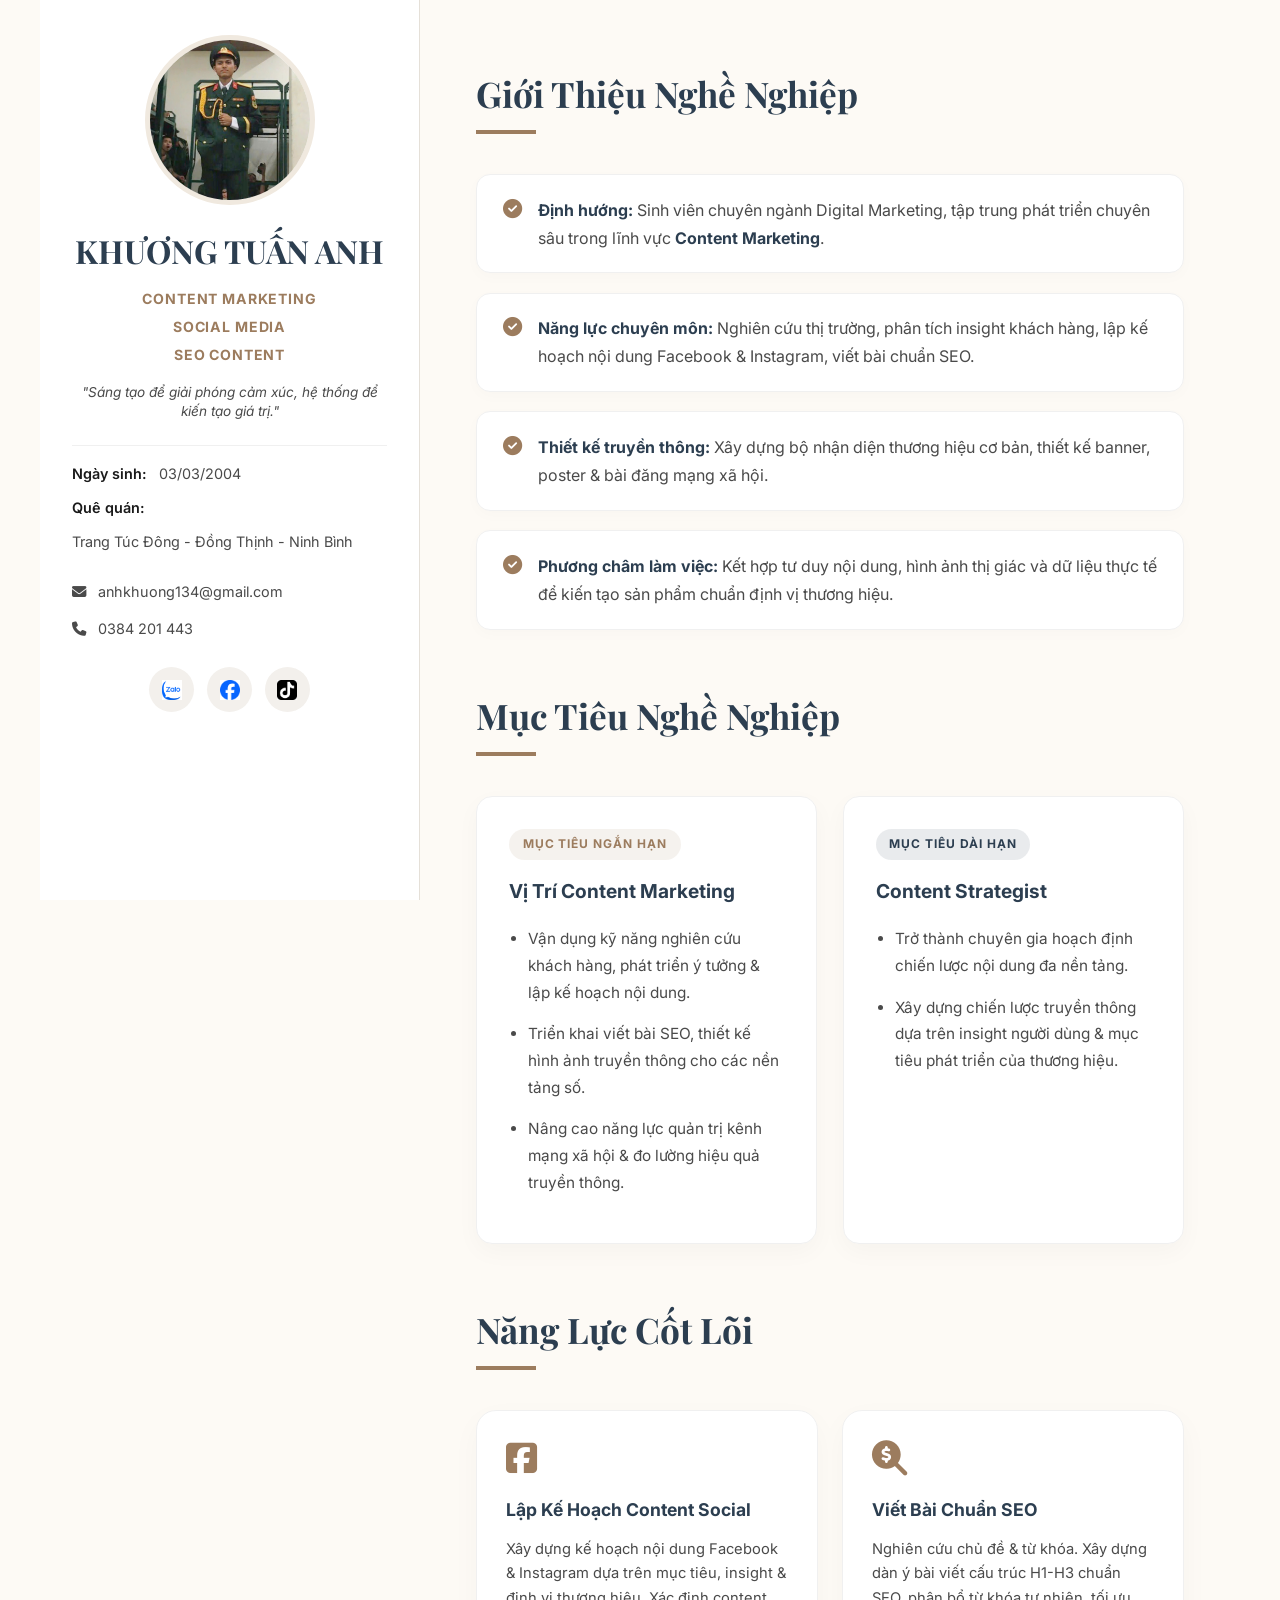
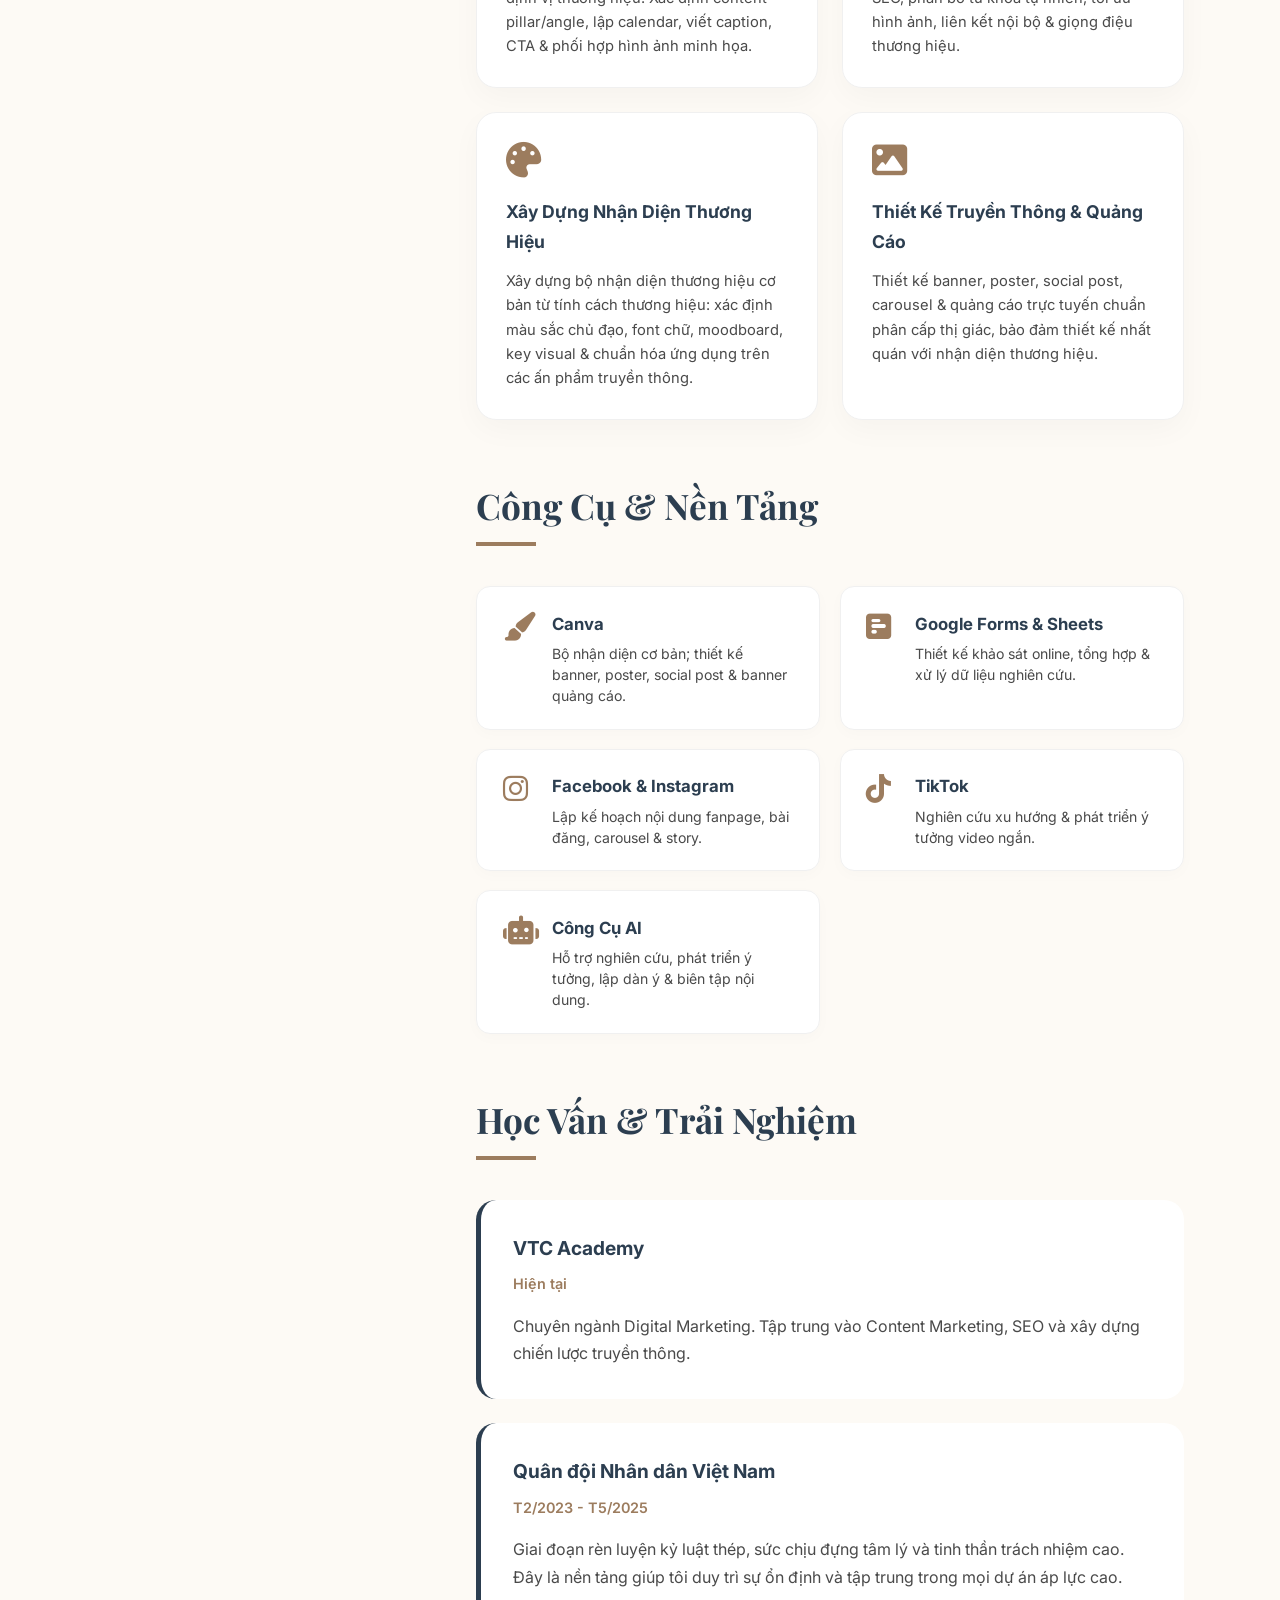
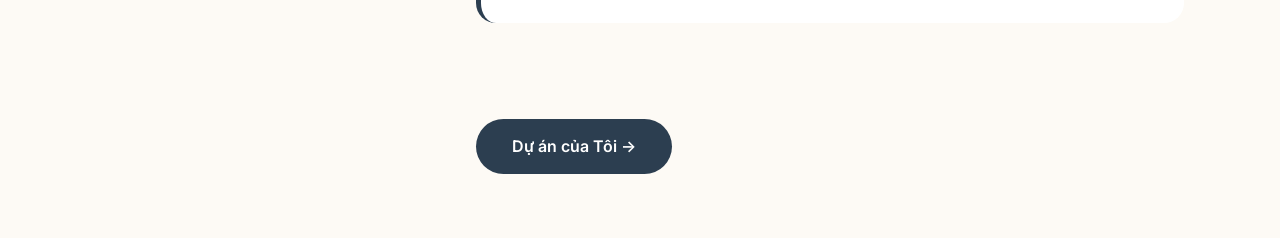
<file: CV/index.html>
<!DOCTYPE html>
<html lang="vi">

<head>
  <meta charset="UTF-8">
  <meta name="viewport" content="width=device-width, initial-scale=1.0">
  <title>PROFILE | KHƯƠNG TUẤN ANH</title>
  <link rel="stylesheet" href="common.css">
  <link rel="stylesheet" href="index.css">
  <link
    href="https://fonts.googleapis.com/css2?family=Inter:wght@300;400;500;600;700&family=Playfair+Display:wght@500;600;700&display=swap"
    rel="stylesheet">
  <link rel="stylesheet" href="https://cdnjs.cloudflare.com/ajax/libs/font-awesome/6.6.0/css/all.min.css">
</head>

<body>
  <div class="container">

    <!-- PHẦN CỘT BÊN TRÁI (SIDEBAR) -->
    <aside class="sidebar">
      <div class="profile">
        <img src="image/avatar.jpg" alt="Khương Tuấn Anh" class="avatar">
        <h1>KHƯƠNG TUẤN ANH</h1>
        <div class="title">
          <span>CONTENT MARKETING</span>
          <span>SOCIAL MEDIA</span>
          <span>SEO CONTENT</span>
        </div>
        <p class="tagline">"Sáng tạo để giải phóng cảm xúc, hệ thống để kiến tạo giá trị."</p>
      </div>

      <div class="personal-info">
        <p><strong>Ngày sinh:</strong> 03/03/2004</p>
        <p><strong>Quê quán:</strong></p>
        <p class="address-new">Trang Túc Đông - Đồng Thịnh - Ninh Bình</p>
      </div>

      <div class="contact-info">
        <a href="mailto:anhkhuong134@gmail.com"><i class="fas fa-envelope"></i> anhkhuong134@gmail.com</a>
        <a href="tel:0384201443"><i class="fas fa-phone"></i> 0384 201 443</a>
      </div>

      <div class="social-links">
        <a href="https://zalo.me/0384201443" target="_blank" rel="noopener noreferrer" title="Zalo"
          class="social-link zalo">
          <img src="image/zalo.jpg" alt="Zalo" class="social-icon">
        </a>
        <a href="https://www.facebook.com/AIOnlOe" target="_blank" rel="noopener noreferrer" title="Facebook"
          class="social-link facebook">
          <img src="image/facebook.jpg" alt="Facebook" class="social-icon">
        </a>
        <a href="https://www.tiktok.com/@anhkhuong134" target="_blank" rel="noopener noreferrer" title="TikTok"
          class="social-link tiktok">
          <img src="image/tiktok.jpg" alt="TikTok" class="social-icon">
        </a>
      </div>
    </aside>

    <!-- PHẦN NỘI DUNG CHÍNH BÊN PHẢI -->
    <main class="main-content">

      <!-- GIỚI THIỆU NGHỀ NGHIỆP -->
      <section class="about">
        <h2>Giới Thiệu Nghề Nghiệp</h2>
        <ul class="highlight-list">
          <li>
            <i class="fas fa-check-circle"></i>
            <span><strong>Định hướng:</strong> Sinh viên chuyên ngành Digital Marketing, tập trung phát triển chuyên sâu
              trong lĩnh vực <strong>Content Marketing</strong>.</span>
          </li>
          <li>
            <i class="fas fa-check-circle"></i>
            <span><strong>Năng lực chuyên môn:</strong> Nghiên cứu thị trường, phân tích insight khách hàng, lập kế
              hoạch nội dung Facebook & Instagram, viết bài chuẩn SEO.</span>
          </li>
          <li>
            <i class="fas fa-check-circle"></i>
            <span><strong>Thiết kế truyền thông:</strong> Xây dựng bộ nhận diện thương hiệu cơ bản, thiết kế banner,
              poster & bài đăng mạng xã hội.</span>
          </li>
          <li>
            <i class="fas fa-check-circle"></i>
            <span><strong>Phương châm làm việc:</strong> Kết hợp tư duy nội dung, hình ảnh thị giác và dữ liệu thực tế
              để kiến tạo sản phẩm chuẩn định vị thương hiệu.</span>
          </li>
        </ul>
      </section>

      <!-- MỤC TIÊU NGHỀ NGHIỆP -->
      <section class="objective">
        <h2>Mục Tiêu Nghề Nghiệp</h2>
        <div class="objective-grid">
          <div class="objective-card">
            <div class="card-tag">MỤC TIÊU NGẮN HẠN</div>
            <h4>Vị Trí Content Marketing</h4>
            <ul>
              <li>Vận dụng kỹ năng nghiên cứu khách hàng, phát triển ý tưởng & lập kế hoạch nội dung.</li>
              <li>Triển khai viết bài SEO, thiết kế hình ảnh truyền thông cho các nền tảng số.</li>
              <li>Nâng cao năng lực quản trị kênh mạng xã hội & đo lường hiệu quả truyền thông.</li>
            </ul>
          </div>
          <div class="objective-card highlight">
            <div class="card-tag">MỤC TIÊU DÀI HẠN</div>
            <h4>Content Strategist</h4>
            <ul>
              <li>Trở thành chuyên gia hoạch định chiến lược nội dung đa nền tảng.</li>
              <li>Xây dựng chiến lược truyền thông dựa trên insight người dùng & mục tiêu phát triển của thương hiệu.
              </li>
            </ul>
          </div>
        </div>
      </section>

      <!-- NĂNG LỰC CỐT LÕI -->
      <section class="skills">
        <h2>Năng Lực Cốt Lõi</h2>
        <div class="skills-grid">
          <div class="skill-item">
            <i class="fab fa-facebook-square"></i>
            <h4>Lập Kế Hoạch Content Social</h4>
            <p>Xây dựng kế hoạch nội dung Facebook & Instagram dựa trên mục tiêu, insight & định vị thương hiệu. Xác
              định content pillar/angle, lập calendar, viết caption, CTA & phối hợp hình ảnh minh họa.</p>
          </div>
          <div class="skill-item">
            <i class="fas fa-search-dollar"></i>
            <h4>Viết Bài Chuẩn SEO</h4>
            <p>Nghiên cứu chủ đề & từ khóa. Xây dựng dàn ý bài viết cấu trúc H1-H3 chuẩn SEO, phân bổ từ khóa tự nhiên,
              tối ưu hình ảnh, liên kết nội bộ & giọng điệu thương hiệu.</p>
          </div>
          <div class="skill-item">
            <i class="fas fa-palette"></i>
            <h4>Xây Dựng Nhận Diện Thương Hiệu</h4>
            <p>Xây dựng bộ nhận diện thương hiệu cơ bản từ tính cách thương hiệu: xác định màu sắc chủ đạo, font chữ,
              moodboard, key visual & chuẩn hóa ứng dụng trên các ấn phẩm truyền thông.</p>
          </div>
          <div class="skill-item">
            <i class="fas fa-image"></i>
            <h4>Thiết Kế Truyền Thông & Quảng Cáo</h4>
            <p>Thiết kế banner, poster, social post, carousel & quảng cáo trực tuyến chuẩn phân cấp thị giác, bảo đảm
              thiết kế nhất quán với nhận diện thương hiệu.</p>
          </div>
        </div>
      </section>

      <!-- CÔNG CỤ VÀ NỀN TẢNG -->
      <section class="tools-section">
        <h2>Công Cụ & Nền Tảng</h2>
        <div class="tools-grid">
          <div class="tool-card">
            <i class="fas fa-paint-brush"></i>
            <div>
              <strong>Canva</strong>
              <p>Bộ nhận diện cơ bản; thiết kế banner, poster, social post & banner quảng cáo.</p>
            </div>
          </div>
          <div class="tool-card">
            <i class="fas fa-poll-h"></i>
            <div>
              <strong>Google Forms & Sheets</strong>
              <p>Thiết kế khảo sát online, tổng hợp & xử lý dữ liệu nghiên cứu.</p>
            </div>
          </div>
          <div class="tool-card">
            <i class="fab fa-instagram"></i>
            <div>
              <strong>Facebook & Instagram</strong>
              <p>Lập kế hoạch nội dung fanpage, bài đăng, carousel & story.</p>
            </div>
          </div>
          <div class="tool-card">
            <i class="fab fa-tiktok"></i>
            <div>
              <strong>TikTok</strong>
              <p>Nghiên cứu xu hướng & phát triển ý tưởng video ngắn.</p>
            </div>
          </div>
          <div class="tool-card">
            <i class="fas fa-robot"></i>
            <div>
              <strong>Công Cụ AI</strong>
              <p>Hỗ trợ nghiên cứu, phát triển ý tưởng, lập dàn ý & biên tập nội dung.</p>
            </div>
          </div>
        </div>
      </section>

      <!-- HỌC VẤN & TRẢI NGHIỆM -->
      <section class="experience">
        <h2>Học Vấn & Trải Nghiệm</h2>
        <div class="item">
          <h3>VTC Academy</h3>
          <span>Hiện tại</span>
          <p>Chuyên ngành Digital Marketing. Tập trung vào Content Marketing, SEO và xây dựng chiến lược truyền thông.
          </p>
        </div>
        <div class="item">
          <h3>Quân đội Nhân dân Việt Nam</h3>
          <span>T2/2023 - T5/2025</span>
          <p>Giai đoạn rèn luyện kỷ luật thép, sức chịu đựng tâm lý và tinh thần trách nhiệm cao. Đây là nền tảng giúp
            tôi duy trì sự ổn định và tập trung trong mọi dự án áp lực cao.</p>
        </div>
      </section>

      <a href="projects.html" class="btn-primary">Dự án của Tôi →</a>
    </main>
  </div>

  <script src="script.js"></script>
</body>

</html>
</file>
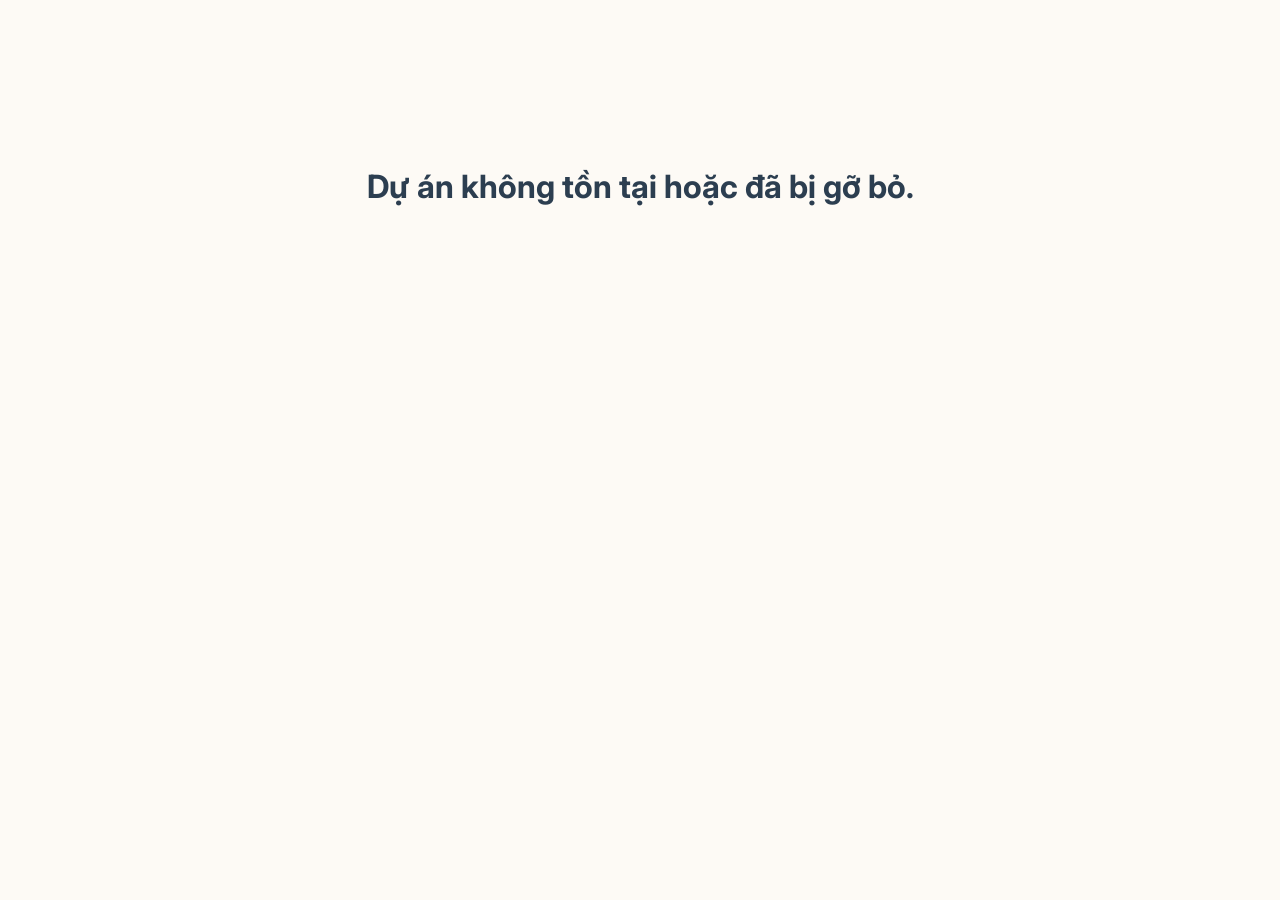
<file: CV/project-detail.html>
<!-- 
  FILE: project-detail.html
  ĐÂY LÀ GÌ? : Trang chi tiết dự án — hiển thị tổng quan, kết quả nghiên cứu, kỹ năng thành thạo và liên kết đến báo cáo Google Docs đầy đủ.
-->

<!DOCTYPE html>
<html lang="vi">
<head>
  <meta charset="UTF-8">
  <meta name="viewport" content="width=device-width, initial-scale=1.0">
  <title>Chi Tiết Dự Án | KHƯƠNG TUẤN ANH</title>
  <link rel="stylesheet" href="common.css">
  <link rel="stylesheet" href="project-detail.css">
  <link href="https://fonts.googleapis.com/css2?family=Inter:wght@300;400;500;600;700&family=Playfair+Display:wght@500;600;700&display=swap" rel="stylesheet">
  <style>
    /* ========== FINDINGS SECTION STYLING ========== */
    .findings-list {
      display: flex;
      flex-direction: column;
      gap: 1.2rem;
      margin-top: 1.5rem;
    }

    .finding-card {
      display: flex;
      align-items: flex-start;
      gap: 1.2rem;
      padding: 1.2rem 1.5rem;
      background: #faf8f5;
      border-left: 4px solid var(--accent);
      border-radius: 0 12px 12px 0;
      transition: transform 0.2s ease, box-shadow 0.2s ease;
    }

    .finding-card:hover {
      transform: translateX(6px);
      box-shadow: 0 6px 20px rgba(0, 0, 0, 0.05);
    }

    .finding-badge {
      font-size: 0.85rem;
      font-weight: 700;
      color: white;
      background: var(--accent);
      padding: 4px 10px;
      border-radius: 20px;
      flex-shrink: 0;
      margin-top: 2px;
    }

    .finding-text {
      font-size: 1rem;
      line-height: 1.7;
      color: var(--text-light);
      margin: 0;
    }

    /* ========== SKILLS SECTION STYLING ========== */
    .skills-grid {
      display: grid;
      grid-template-columns: repeat(auto-fit, minmax(300px, 1fr));
      gap: 1.2rem;
      margin-top: 1.5rem;
    }

    .skill-card {
      display: flex;
      align-items: flex-start;
      gap: 1rem;
      padding: 1.4rem;
      background: #ffffff;
      border: 1px solid #eee8df;
      border-radius: 14px;
      box-shadow: 0 4px 15px rgba(0, 0, 0, 0.03);
      transition: transform 0.2s ease, box-shadow 0.2s ease;
    }

    .skill-card:hover {
      transform: translateY(-4px);
      box-shadow: 0 10px 25px rgba(0, 0, 0, 0.08);
      border-color: var(--accent-light);
    }

    .skill-icon {
      font-size: 1.8rem;
      line-height: 1;
      background: #faf6f0;
      padding: 10px;
      border-radius: 12px;
      flex-shrink: 0;
    }

    .skill-info h4 {
      margin: 0 0 0.4rem 0;
      font-size: 1.05rem;
      font-weight: 700;
      color: var(--text);
    }

    .skill-info p {
      margin: 0;
      font-size: 0.9rem;
      line-height: 1.6;
      color: var(--text-light);
    }

    /* ========== GOOGLE DOCS BUTTON ========== */
    .doc-btn {
      display: inline-flex;
      align-items: center;
      gap: 0.7rem;
      padding: 0.9rem 2rem;
      background: linear-gradient(135deg, #2c3e50 0%, #3d5166 100%);
      color: #ffffff;
      border-radius: 50px;
      font-size: 1rem;
      font-weight: 600;
      text-decoration: none;
      letter-spacing: 0.02em;
      transition: transform 0.2s ease, box-shadow 0.2s ease, background 0.2s ease;
      box-shadow: 0 6px 20px rgba(44, 62, 80, 0.25);
    }

    .doc-btn:hover {
      transform: translateY(-3px);
      box-shadow: 0 10px 30px rgba(44, 62, 80, 0.35);
      background: linear-gradient(135deg, #3d5166 0%, #2c3e50 100%);
    }

    .doc-btn svg {
      width: 20px;
      height: 20px;
      fill: currentColor;
    }

    .detail-cta {
      display: flex;
      flex-wrap: wrap;
      gap: 1.2rem;
      align-items: center;
      justify-content: center;
      margin-top: 3.5rem;
      padding-top: 2rem;
      border-top: 2px solid #f0e9df;
    }
  </style>
</head>
<body>
  <nav class="navbar">
    <a href="index.html" class="logo">KHƯƠNG TUẤN ANH</a>
    <a href="projects.html" class="back-btn">Quay Lại</a>
  </nav>

  <div class="detail-container">
    <div class="detail-content">

      <!-- PHẦN ĐẦU TRANG CHI TIẾT -->
      <div class="detail-header">
        <span class="detail-type" id="projectType">Loại dự án</span>
        <h1 id="projectTitle">Tên Dự Án</h1>
        <p id="projectDescription">Mô tả dự án</p>
      </div>



      <!-- 1. MỤC TIÊU DỰ ÁN -->
      <section class="detail-section">
        <h2>Mục Tiêu Dự Án</h2>
        <ul class="objectives-list" id="objectivesList"></ul>
      </section>

      <!-- 2. QUY TRÌNH THỰC HIỆN -->
      <section class="detail-section">
        <h2>Quy Trình Thực Hiện</h2>
        <div class="process-timeline" id="processList"></div>
      </section>

      <!-- 3. KẾT QUẢ NGHIÊN CỨU THỰC TẾ / ĐIỂM NỔI BẬT -->
      <section class="detail-section" id="findingsSection" style="display:none;">
        <h2 id="findingsTitle">Kết Quả Nghiên Cứu Nổi Bật</h2>
        <div class="findings-list" id="findingsList"></div>
      </section>

      <!-- 4. KỸ NĂNG & NĂNG LỰC THÀNH THẠO -->
      <section class="detail-section" id="skillsSection" style="display:none;">
        <h2>Kỹ Năng Thành Thạo Từ Dự Án</h2>
        <div class="skills-grid" id="skillsList"></div>
      </section>

      <!-- 5. CÔNG CỤ & CÔNG NGHỆ -->
      <section class="detail-section">
        <h2>Công Cụ & Công Nghệ</h2>
        <div class="tools-list" id="toolsList"></div>
      </section>



      <!-- 6. NÚT ĐIỀU HƯỚNG VÀ XEM BÁO CÁO FULL -->
      <div class="detail-cta">
        <a href="projects.html" class="btn-secondary">← Quay Lại Danh Sách</a>
        <a id="docLink" href="#" target="_blank" rel="noopener noreferrer" class="doc-btn">
          <svg viewBox="0 0 24 24" xmlns="http://www.w3.org/2000/svg">
            <path d="M14 2H6c-1.1 0-1.99.9-1.99 2L4 20c0 1.1.89 2 1.99 2H18c1.1 0 2-.9 2-2V8l-6-6zm2 16H8v-2h8v2zm0-4H8v-2h8v2zm-3-5V3.5L18.5 9H13z"/>
          </svg>
          Xem Chi Tiết Báo Cáo (Google Docs)
        </a>
      </div>

    </div>
  </div>

  <script src="script.js"></script>
  <script>
    document.addEventListener('DOMContentLoaded', function() {
      const projectId = getProjectFromURL();
      const project = projectsData[projectId];

      if (project) {
        // Điền thông tin cơ bản
        document.getElementById('projectType').textContent = project.type;
        document.getElementById('projectTitle').textContent = project.title;
        document.getElementById('projectDescription').textContent = project.description;
        document.title = `${project.title} - KHƯƠNG TUẤN ANH`;

        // 1. Render Kết Quả Nghiên Cứu / Điểm Nổi Bật
        if (project.findings && project.findings.length > 0) {
          const findingsSection = document.getElementById('findingsSection');
          const findingsTitle = document.getElementById('findingsTitle');
          const findingsList = document.getElementById('findingsList');
          findingsSection.style.display = 'block';
          if (project.findingsTitle) {
            findingsTitle.textContent = project.findingsTitle;
          }
          findingsList.innerHTML = project.findings.map((finding, index) => `
            <div class="finding-card">
              <span class="finding-badge">Key ${index + 1}</span>
              <p class="finding-text">${finding}</p>
            </div>
          `).join('');
        }

        // 2. Render Kỹ Năng Thành Thạo
        if (project.skills && project.skills.length > 0) {
          const skillsSection = document.getElementById('skillsSection');
          const skillsList = document.getElementById('skillsList');
          skillsSection.style.display = 'block';
          skillsList.innerHTML = project.skills.map(skill => `
            <div class="skill-card">
              <div class="skill-icon">${skill.icon}</div>
              <div class="skill-info">
                <h4>${skill.name}</h4>
                <p>${skill.desc}</p>
              </div>
            </div>
          `).join('');
        }

        // 3. Render Mục Tiêu
        const objectivesList = document.getElementById('objectivesList');
        objectivesList.innerHTML = project.objectives.map(obj => `<li>${obj}</li>`).join('');

        // 4. Render Quy Trình
        const processList = document.getElementById('processList');
        processList.innerHTML = project.process.map((step, index) => `
          <div class="timeline-item">
            <div class="timeline-dot"></div>
            <div class="timeline-content">
              <h4>Bước ${index + 1}</h4>
              <p>${step}</p>
            </div>
          </div>
        `).join('');

        // 5. Render Công Cụ
        const toolsList = document.getElementById('toolsList');
        toolsList.innerHTML = project.tools.map(tool => `<span class="tool-tag">${tool}</span>`).join('');

        // 6. Gán link tài liệu / ấn phẩm vào nút ở cuối trang
        const docLink = document.getElementById('docLink');
        if (project.googleDocUrl) {
          docLink.href = project.googleDocUrl.startsWith('http') ? project.googleDocUrl : encodeURI(project.googleDocUrl);
          if (project.buttonText) {
            docLink.innerHTML = `
              <svg viewBox="0 0 24 24" xmlns="http://www.w3.org/2000/svg" style="width:20px;height:20px;fill:currentColor;margin-right:8px;">
                <path d="M14 2H6c-1.1 0-1.99.9-1.99 2L4 20c0 1.1.89 2 1.99 2H18c1.1 0 2-.9 2-2V8l-6-6zm2 16H8v-2h8v2zm0-4H8v-2h8v2zm-3-5V3.5L18.5 9H13z"/>
              </svg>
              ${project.buttonText}
            `;
          }
        }
      } else {
        document.body.innerHTML = '<h1 style="text-align:center; padding: 10rem; color: #2c3e50;">Dự án không tồn tại hoặc đã bị gỡ bỏ.</h1>';
      }
    });
  </script>
</body>
</html>
</file>
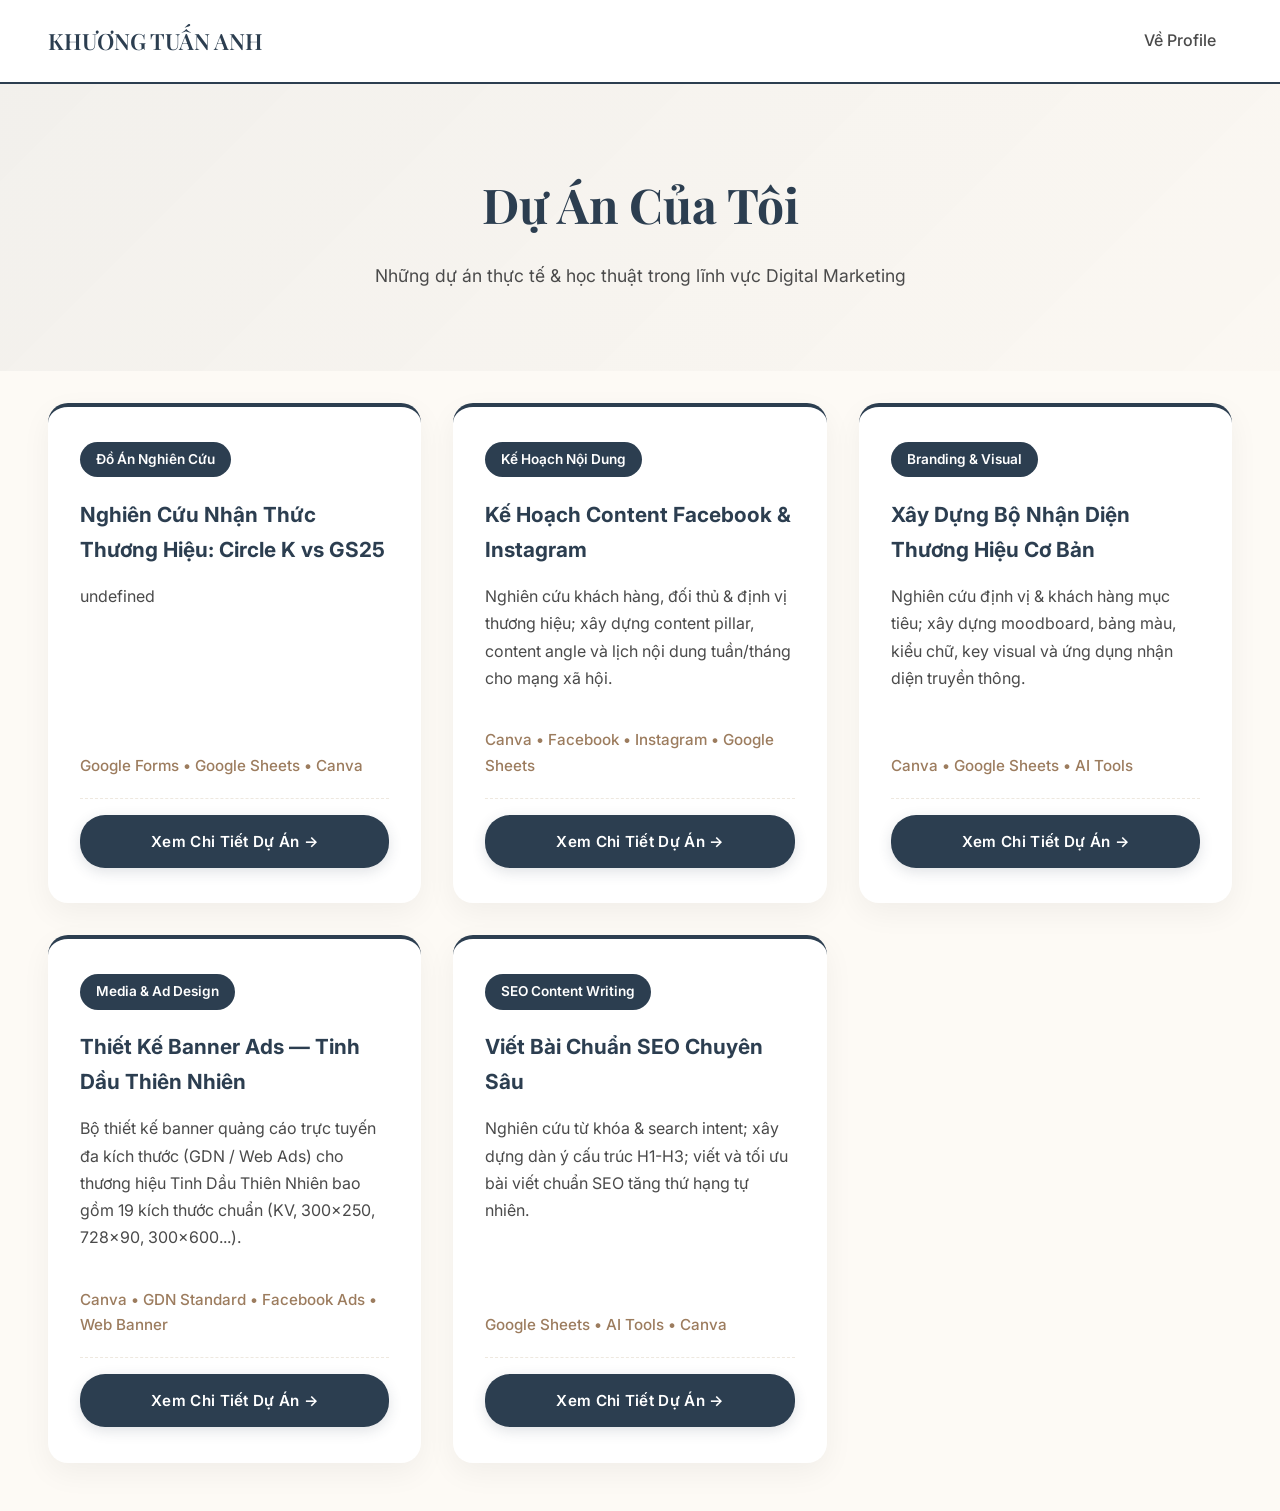
<file: CV/projects.html>
<!-- 
  FILE: projects.html
  ĐÂY LÀ GÌ? : Đây là file "Danh sách dự án".
  DÙNG LÀM GÌ? : Nó tạo ra một không gian để hiển thị tất cả những công việc, chiến dịch mà Khương Tuấn Anh đã từng thực hiện.
  TÁC DỤNG VỚI DỰ ÁN: Trang này đóng vai trò như một phòng trưng bày (Portfolio), giúp khách hàng hoặc nhà tuyển dụng thấy được năng lực thực tế của bạn thông qua các dự án cụ thể.
-->

<!DOCTYPE html> <!-- Khai báo kiểu tài liệu HTML5 hiện đại -->
<html lang="vi"> <!-- Thiết lập ngôn ngữ trang là tiếng Việt -->
<head>
  <meta charset="UTF-8"> <!-- Mã hóa ký tự để hiện đúng tiếng Việt có dấu -->
  <meta name="viewport" content="width=device-width, initial-scale=1.0"> <!-- Giúp trang web tự co giãn đẹp trên di động -->
  <title>Dự Án | KHƯƠNG TUẤN ANH</title> <!-- Tên hiện trên tab trình duyệt -->
  <link rel="stylesheet" href="common.css"> <!-- Tải các phong cách chung (nút bấm, màu sắc) -->
  <link rel="stylesheet" href="projects.css"> <!-- Tải phong cách riêng để trang trí danh sách dự án -->
  <link href="https://fonts.googleapis.com/css2?family=Inter:wght@300;400;500;600;700&family=Playfair+Display:wght@500;600&display=swap" rel="stylesheet"> <!-- Tải font chữ đẹp -->
</head>
<body>
  <nav class="navbar"> <!-- Thanh điều hướng nằm ở đầu trang -->
    <a href="index.html" class="logo">KHƯƠNG TUẤN ANH</a> <!-- Chữ tên bạn, bấm vào sẽ quay về trang Profile -->
    <a href="index.html" class="back-btn">Về Profile</a> <!-- Nút bấm nhỏ để quay về trang chủ -->
  </nav>

  <section class="projects-hero"> <!-- Phần giới thiệu mở đầu của trang dự án -->
    <h1>Dự Án Của Tôi</h1> <!-- Tiêu đề lớn nhất của trang -->
    <p>Những dự án thực tế & học thuật trong lĩnh vực Digital Marketing</p> <!-- Dòng mô tả ngắn gọn -->
  </section>

  <div class="projects-container"> <!-- Một cái 'kho' chứa toàn bộ các thẻ dự án -->
    <div class="projects-grid" id="projectsGrid"> <!-- Một cái 'lưới' giúp chia các dự án thành các cột đều nhau -->
      <!-- Chỗ này để trống vì JavaScript (file script.js) sẽ tự động đổ dữ liệu vào đây -->
    </div>
  </div>

  <script src="script.js"></script> <!-- Kết nối với 'bộ não' JavaScript để lấy dữ liệu dự án -->
  <script>
    // ĐOẠN CODE NÀY GIÚP TỰ ĐỘNG TẠO RA CÁC THẺ DỰ ÁN MÀ BẠN KHÔNG CẦN VIẾT Từng CÁI MỘT
    document.addEventListener('DOMContentLoaded', () => {
      const projectsGrid = document.getElementById('projectsGrid'); // Tìm cái 'lưới' ở trên để chuẩn bị bỏ đồ vào
      
      // Lấy danh sách dự án từ túi dự liệu (projectsData) trong file script.js
      Object.keys(projectsData).forEach(id => {
        const project = projectsData[id]; // Lấy thông tin của 1 dự án
        const card = document.createElement('div'); // Tạo ra một cái 'thẻ' (hộp) mới
        card.className = 'project-card'; // Đặt tên cho thẻ này là project-card để CSS trang trí
        card.onclick = () => goToProject(id); // Khi bấm vào thẻ này, trang web sẽ chuyển sang trang chi tiết
        
        // Vẽ nội dung bên trong cái thẻ đó
        card.innerHTML = `
          <span class="project-type">${project.type}</span> <!-- Hiện loại dự án (Học thuật hay Cá nhân) -->
          <h3>${project.title}</h3> <!-- Hiện tên dự án -->
          <p>${project.description}</p> <!-- Hiện mô tả dự án -->
          <div class="tools">
            <i class="fas fa-tools"></i> ${project.tools.join(' • ')} <!-- Hiện các công cụ đã dùng -->
          </div>
          <div class="card-btn-container">
            <span class="card-btn">Xem Chi Tiết Dự Án &rarr;</span> <!-- Nút bấm xem chi tiết -->
          </div>
        `;
        
        projectsGrid.appendChild(card); // Bỏ cái thẻ vừa làm xong vào trong 'lưới' hiển thị
      });
    });
  </script>
</body>
</html>
</file>
<file: CV/common.css>
/* 
  FILE: common.css
  ĐÂY LÀ GÌ? : Đây là file "Phong cách chung" hay "Đồng phục" của toàn bộ trang web.
  DÙNG LÀM GÌ? : Nó chứa các quy định về màu sắc, kiểu chữ và hình dáng của các nút bấm mà trang nào cũng dùng tới.
  TÁC DỤNG VỚI DỰ ÁN: Giúp tất cả các trang trong dự án (Trang chủ, Trang dự án, Trang chi tiết) có sự đồng bộ, chuyên nghiệp và đẹp mắt giống nhau mà không cần viết đi viết lại nhiều lần.
*/

:root {
  /* Đây là bảng màu và các cài đặt cốt lõi của web */
  --bg: #fdfaf5;           /* Màu nền chính nhẹ nhàng, tạo cảm giác thư giãn như màu giấy cũ */
  --surface: #ffffff;      /* Màu nền của các khối card và sidebar (trắng tinh khiết) */
  --text: #1a1a1a;         /* Màu chữ chính, màu đen sâu để đọc chữ rõ ràng nhất */
  --text-light: #4a4a4a;   /* Màu chữ phụ, xám đậm cho các đoạn mô tả ít quan trọng hơn */
  --accent: #2c3e50;       /* Màu xanh đen sâu (đại diện cho mệnh Tuyền Trung Thủy của bạn) */
  --accent-light: #9c7c5e; /* Màu be đồng, tạo điểm nhấn sang trọng và cổ điển cho các nút bấm */
  --radius: 20px;          /* Độ bo tròn góc cho các hộp và thẻ trên web */
  --transition: all 0.4s cubic-bezier(0.4, 0, 0.2, 1); /* Hiệu ứng chuyển động mượt mà khi bạn đưa chuột vào các thành phần */
}

/* Đây là quy định về hiệu ứng "Hiện hình từ từ" khi trang web vừa mở ra */
@keyframes fadeIn {
  from { opacity: 0; transform: translateY(20px); } /* Lúc đầu: mờ tịt và nằm thấp hơn vị trí chuẩn 20px */
  to { opacity: 1; transform: translateY(0); }     /* Lúc sau: hiện rõ 100% và về đúng vị trí chuẩn */
}

* {
  margin: 0;               /* Bỏ các khoảng cách lề mặc định của trình duyệt để web gọn gàng hơn */
  padding: 0;              /* Bỏ các khoảng đệm mặc định của trình duyệt */
  box-sizing: border-box;  /* Giúp tính toán kích thước các hộp chính xác hơn, không bị lòi ra ngoài */
}

body {
  font-family: 'Inter', system-ui, sans-serif; /* Chọn kiểu chữ hiện đại và dễ nhìn nhất cho người dùng */
  background: var(--bg);   /* Tô màu nền cho toàn bộ trang web */
  color: var(--text);      /* Tô màu cho toàn bộ chữ trên trang web */
  line-height: 1.7;        /* Tạo khoảng cách giữa các dòng chữ để người đọc không bị mỏi mắt */
  overflow-x: hidden;      /* Ngăn chặn trang web bị tràn sang hai bên, không xuất hiện thanh cuộn ngang */
}

section {
  /* Mọi vùng nội dung trên web sẽ tự động áp dụng hiệu ứng hiện hình mượt mà khi load */
  animation: fadeIn 1s ease-out forwards; 
}

/* ================== QUY ĐỊNH VỀ CÁC NÚT BẤM (BUTTONS) ================== */

.btn-primary {
  /* Đây là kiểu dáng cho nút bấm chính (nút to nhất) */
  display: inline-block;    /* Giúp nút nằm gọn trên một dòng */
  margin-top: 2rem;         /* Tạo khoảng cách phía trên nút */
  padding: 14px 36px;       /* Tạo độ dày cho nút (trên-dưới 14px, trái-phải 36px) */
  background: var(--accent);/* Tô màu nền xanh đen cho nút */
  color: white;             /* Màu chữ trong nút là màu trắng */
  border-radius: 50px;      /* Bo tròn hoàn toàn hai đầu nút như hình viên thuốc */
  text-decoration: none;    /* Bỏ gạch chân dưới chữ trong nút */
  font-weight: 600;         /* Làm chữ trong nút đậm lên */
  transition: var(--transition); /* Cho phép hiệu ứng biến đổi mượt mà khi hover */
}

.btn-primary:hover {
  /* Khi bạn đưa chuột vào nút bấm chính */
  transform: translateY(-4px); /* Nút sẽ nhích lên trên một chút giống như đang nổi lên */
  box-shadow: 0 15px 30px rgba(156, 124, 94, 0.25); /* Tạo một cái bóng mờ ảo phía dưới nút */
}

.btn-secondary {
  /* Đây là kiểu dáng cho nút bấm phụ (nút có viền, nền trong suốt) */
  display: inline-block;
  padding: 14px 36px;
  background: transparent;   /* Nền trong suốt, nhìn xuyên thấu qua được */
  color: var(--accent);     /* Chữ màu xanh đen */
  border: 2px solid var(--accent); /* Vẽ một cái viền xung quanh nút */
  border-radius: 50px;      /* Bo tròn hai đầu nút */
  text-decoration: none;    /* Bỏ gạch chân */
  font-weight: 600;
  transition: var(--transition);
}

.btn-secondary:hover {
  /* Khi đưa chuột vào nút phụ */
  background: var(--accent); /* Nền nút sẽ lập tức đổi sang màu xanh đen */
  color: white;              /* Chữ trong nút đổi sang màu trắng */
  transform: translateY(-2px); /* Nút nhích lên nhẹ */
}

/* ================== THANH ĐIỀU HƯỚNG (NAVBAR) ================== */

.navbar {
  /* Đây là thanh nằm ở trên cùng của trang Dự án và Chi tiết */
  position: sticky;           /* Thanh này sẽ luôn "dính" ở trên cùng khi bạn cuộn trang xuống */
  top: 0;                     /* Vị trí dính là sát mép trên */
  background: white;          /* Nền trắng sạch sẽ */
  padding: 1.2rem 3rem;       /* Tạo độ dày cho thanh nav */
  display: flex;              /* Dùng flexbox để chia không gian: logo 1 bên, nút 1 bên */
  justify-content: space-between; /* Đẩy 2 thành phần về 2 đầu thanh */
  align-items: center;        /* Căn cho logo và nút nằm thẳng hàng nhau theo chiều dọc */
  border-bottom: 2px solid var(--accent); /* Một đường kẻ mỏng dưới cùng thanh nav để làm điểm nhấn */
  z-index: 100;               /* Đảm bảo thanh này luôn nằm trên cùng, không bị nội dung khác đè lên */
}

.logo {
  /* Kiểu dáng cho chữ tên của bạn nằm ở góc trái thanh điều hướng */
  font-family: 'Playfair Display', serif; /* Font chữ tiêu đề cổ điển */
  font-size: 1.4rem;          /* Kích thước chữ vừa phải */
  text-decoration: none;      /* Bỏ gạch chân */
  color: var(--accent);       /* Màu chữ xanh đen */
  font-weight: 600;           /* Chữ đậm */
}

.back-btn {
  /* Kiểu dáng cho nút "Quay lại" trên thanh điều hướng */
  color: var(--text-light);   /* Màu chữ xám */
  text-decoration: none;      /* Bỏ gạch chân */
  font-weight: 500;           /* Chữ đậm vừa */
  padding: 8px 16px;          /* Tạo độ dày cho nút */
  border-radius: 8px;         /* Bo góc nhẹ cho nút */
  transition: var(--transition); /* Hiệu ứng mượt */
}

.back-btn:hover {
  background: #f0e9df;        /* Khi đưa chuột vào, nút hiện nền màu be nhạt */
  color: var(--accent);       /* Chữ đổi sang màu xanh đen */
}
</file>
<file: CV/index.css>
/* 
  FILE: index.css
  ĐÂY LÀ GÌ? : Đây là file "Trang điểm" hay "Thiết kế nội thất" dành riêng cho Trang chủ (Trang Profile).
  DÙNG LÀM GÌ? : Nó quy định cách sắp xếp các cột, kích thước ảnh đại diện, màu sắc chữ và các hiệu ứng lung linh cho riêng trang chủ của bạn.
  TÁC DỤNG VỚI DỰ ÁN: Làm cho trang giới thiệu bản thân của Khương Tuấn Anh trở nên sang trọng, dễ nhìn và có bố cục chuyên nghiệp trên cả máy tính lẫn điện thoại.
*/

/* ================== PHẦN BỐ CỤC CHÍNH (LAYOUT) ================== */
.container {
  max-width: 1200px;           /* Giới hạn độ rộng tối đa để web không bị dàn quá ngang trên màn hình lớn */
  margin: 0 auto;              /* Căn toàn bộ nội dung web vào chính giữa màn hình */
  display: grid;               /* Kích hoạt chế độ 'Lưới' để dễ dàng chia cột */
  grid-template-columns: 380px 1fr; /* Chia web thành 2 cột: Cột trái (Sidebar) rộng 380px, cột phải chiếm phần còn lại */
  min-height: 100vh;           /* Đảm bảo chiều cao web luôn phủ kín ít nhất một màn hình máy tính */
}

/* ================== CỘT BÊN TRÁI (SIDEBAR) ================== */
.sidebar {
  background: white;           /* Màu nền của cột trái là màu trắng */
  padding: 2.2rem 2rem;        /* Khoảng trống bên trong cột gọn gàng */
  border-right: 1px solid #e5e0d8; /* Đường kẻ mỏng bên phải */
  position: sticky;            /* Cột dính chặt ở trên cùng */
  top: 0;
  height: 100vh;               /* Chiều cao phủ kín màn hình */
  overflow-y: auto;            /* Cho phép cuộn khi màn hình cực nhỏ */
  scrollbar-width: none;       /* Ẩn thanh cuộn trên Firefox */
  -ms-overflow-style: none;    /* Ẩn thanh cuộn trên IE/Edge */
}

.sidebar::-webkit-scrollbar {
  display: none;               /* Ẩn thanh cuộn trên Chrome/Safari/Edge */
}

.avatar {
  width: 170px;                /* Độ rộng ảnh đại diện gọn gàng */
  height: 170px;               /* Chiều cao ảnh đại diện */
  border-radius: 50%;          /* Cắt ảnh thành hình tròn hoàn hảo */
  object-fit: cover;           /* Đảm bảo ảnh rõ nét */
  border: 5px solid #f0e9df;   /* Vòng viền màu be */
  margin: 0 auto 1.2rem;       /* Đẩy ảnh vào giữa cột */
  display: block;
}

.profile {
  text-align: center;          /* Căn toàn bộ chữ (tên, chức danh) vào giữa cột */
}

.profile h1 {
  font-family: 'Playfair Display', serif; /* Sử dụng font chữ sang trọng cho tên của bạn */
  font-size: 2rem;             /* Kích thước chữ tên khá lớn để làm nổi bật */
  margin-bottom: 0.5rem;       /* Khoảng trống nhỏ bên dưới tên */
  color: var(--accent);        /* Màu chữ lấy từ biến 'accent' (màu xanh đen) */
}

.title {
  display: flex;
  flex-direction: column;
  align-items: center;
  gap: 0.25rem;
  color: var(--accent-light);
  font-weight: 700;
  font-size: 0.88rem;
  letter-spacing: 0.06em;
  margin-bottom: 1rem;
}

.tagline {
  font-style: italic;          /* In nghiêng câu slogan cá nhân */
  font-size: 0.85rem;          /* Kích thước chữ hơi nhỏ để tinh tế hơn */
  color: var(--text-light);    /* Màu chữ xám nhẹ */
  line-height: 1.4;            /* Khoảng cách giữa các dòng trong câu slogan */
  margin-bottom: 1.5rem;       /* Khoảng trống bên dưới câu slogan */
}

.personal-info {
  margin: 1.2rem 0;            /* Khoảng trống vừa phải */
  text-align: left;
  border-top: 1px solid #f0f0f0;
  padding-top: 1rem;
}

.personal-info p {
  margin-bottom: 0.6rem;
  color: var(--text-light);
  font-size: 0.9rem;
}

.personal-info p strong {
  color: var(--text);
  font-weight: 600;
  margin-right: 8px;
}

.contact-info {
  margin: 1.2rem 0;
}

.contact-info a {
  display: flex;
  align-items: center;
  gap: 12px;
  padding: 0.4rem 0;
  color: var(--text-light);
  text-decoration: none;
  font-size: 0.9rem;
  transition: var(--transition);
}

.contact-info a:hover {
  color: var(--accent-light);
  padding-left: 5px;
}

.social-links {
  margin-top: 1.2rem;
  display: flex;
  gap: 0.8rem;                 /* Khoảng cách giữa các biểu tượng */
  justify-content: center;     /* Đưa toàn bộ các nút vào giữa cột */
}

.social-links a {
  width: 45px;                 /* Độ rộng của vòng tròn chứa icon */
  height: 45px;                /* Chiều cao của vòng tròn chứa icon */
  display: flex;               /* Để căn giữa icon bên trong vòng tròn */
  align-items: center;         /* Căn giữa theo chiều dọc */
  justify-content: center;     /* Căn giữa theo chiều ngang */
  border-radius: 50%;          /* Biến khung vuông thành hình tròn */
  background: #f3f0ec;         /* Màu nền nhạt của vòng tròn */
  transition: var(--transition); /* Hiệu ứng mượt mà khi di chuột vào */
}

.social-links a img {
  width: 20px;                 /* Kích thước của biểu tượng MXH (Zalo, Facebook...) */
  height: 20px;
}

.social-links a:hover {
  transform: translateY(-3px); /* Nâng nhẹ vòng tròn lên khi di chuột vào */
  background: var(--accent-light); /* Đổi màu nền vòng tròn sang màu be đồng */
}

/* ================== PHẦN NỘI DUNG CHÍNH (CỘT PHẢI) ================== */
.main-content {
  padding: 4rem 3.5rem;        /* Khoảng trống lớn bên trong cột phải để nội dung thoáng đãng */
  background: var(--bg);       /* Màu nền hơi kem nhẹ nhàng */
}

.main-content h2 {
  font-family: 'Playfair Display', serif; /* Font chữ tiêu đề vùng (Về Tôi, Kỹ Năng...) */
  font-size: 2.2rem;           /* Kích thước tiêu đề lớn */
  margin-bottom: 2.5rem;       /* Khoảng trống dưới tiêu đề */
  color: var(--accent);        /* Màu xanh đen */
  position: relative;          /* Làm điểm tựa để vẽ thanh gạch chân bên dưới */
  padding-bottom: 10px;        /* Khoảng cách từ chữ đến thanh gạch chân */
}

.main-content h2::after {
  content: '';                 /* Tạo một 'vật thể' ảo */
  position: absolute;          /* Đặt vật thể này ở vị trí chính xác ta muốn */
  bottom: 0;                   /* Nằm ở dưới cùng của thẻ h2 */
  left: 0;                     /* Sát mép trái */
  width: 60px;                 /* Độ dài của thanh gạch chân là 60px */
  height: 4px;                 /* Độ dày của thanh gạch chân là 4px */
  background: var(--accent-light); /* Màu của thanh gạch chân là màu be đồng */
}

.about, .objective {
  margin-bottom: 3.5rem;
}

/* ================== GIỚI THIỆU (HIGHLIGHT LIST) ================== */
.highlight-list {
  list-style: none;
  padding: 0;
  margin: 0;
  display: flex;
  flex-direction: column;
  gap: 1.2rem;                  /* Tăng khoảng cách giữa các khối thẻ */
}

.highlight-list li {
  display: flex;
  align-items: flex-start;
  gap: 1rem;                    /* Tăng khoảng cách giữa icon tích và chữ */
  background: white;
  padding: 1.3rem 1.6rem;       /* Tăng độ thoáng đệm bên trong */
  border-radius: 14px;
  border: 1px solid #f0f0f0;
  box-shadow: 0 4px 15px rgba(0,0,0,0.02);
  font-size: 1rem;
  color: var(--text-light);
  line-height: 1.75;            /* Tăng khoảng cách giữa các dòng chữ cho thoáng mắt */
  transition: var(--transition);
}

.highlight-list li:hover {
  border-color: var(--accent-light);
  transform: translateX(4px);
}

.highlight-list li i {
  color: var(--accent-light);
  font-size: 1.2rem;
  margin-top: 4px;
  flex-shrink: 0;
}

.highlight-list li strong {
  color: var(--accent);
}

/* ================== THẺ MỤC TIÊU NGHỀ NGHIỆP ================== */
.objective-grid {
  display: grid;
  grid-template-columns: repeat(auto-fit, minmax(280px, 1fr));
  gap: 1.6rem;
}

.objective-card {
  background: white;
  padding: 2rem;                /* Tăng đệm trong thẻ mục tiêu */
  border-radius: 16px;
  border: 1px solid #f0f0f0;
  box-shadow: 0 8px 25px rgba(0,0,0,0.03);
  position: relative;
  transition: var(--transition);
}

.objective-card:hover {
  transform: translateY(-4px);
  border-color: var(--accent-light);
  box-shadow: 0 12px 30px rgba(0,0,0,0.06);
}

.objective-card .card-tag {
  display: inline-block;
  font-size: 0.75rem;
  font-weight: 700;
  letter-spacing: 0.08em;
  color: var(--accent-light);
  background: rgba(156, 124, 94, 0.1);
  padding: 0.35rem 0.85rem;
  border-radius: 20px;
  margin-bottom: 0.9rem;
}

.objective-card.highlight .card-tag {
  color: var(--accent);
  background: rgba(44, 62, 80, 0.1);
}

.objective-card h4 {
  font-size: 1.2rem;
  color: var(--accent);
  margin-bottom: 1.2rem;
}

.objective-card ul {
  padding-left: 1.2rem;
  margin: 0;
}

.objective-card ul li {
  font-size: 0.96rem;
  color: var(--text-light);
  line-height: 1.75;            /* Tăng độ giãn dòng chữ */
  margin-bottom: 0.9rem;        /* Tăng khoảng cách giữa các gạch đầu dòng */
}

/* ================== LƯỚI KỸ NĂNG (SKILLS GRID) ================== */
.skills {
  margin-bottom: 3.5rem;
}

.skills-grid {
  display: grid;
  grid-template-columns: repeat(auto-fit, minmax(240px, 1fr));
  gap: 1.5rem;
}

.skill-item {
  background: white;
  padding: 1.8rem;
  border-radius: var(--radius);
  box-shadow: 0 10px 30px rgba(0,0,0,0.03);
  border: 1px solid #f0f0f0;
  transition: var(--transition);
}

.skill-item:hover {
  transform: translateY(-6px);
  border-color: var(--accent-light);
}

.skill-item i {
  font-size: 2.2rem;
  color: var(--accent-light);
  margin-bottom: 1.2rem;
  display: block;
}

.skill-item h4 {
  font-size: 1.1rem;
  margin-bottom: 0.8rem;
  color: var(--accent);
}

.skill-item p {
  font-size: 0.92rem;
  color: var(--text-light);
  line-height: 1.65;
}

/* ================== CÔNG CỤ VÀ NỀN TẢNG (TOOLS SECTION) ================== */
.tools-section {
  margin-bottom: 3.5rem;
}

.tools-grid {
  display: grid;
  grid-template-columns: repeat(auto-fit, minmax(260px, 1fr));
  gap: 1.2rem;
}

.tool-card {
  background: white;
  padding: 1.4rem 1.6rem;
  border-radius: 14px;
  border: 1px solid #f0f0f0;
  display: flex;
  align-items: flex-start;
  gap: 1.2rem;
  box-shadow: 0 4px 15px rgba(0,0,0,0.02);
  transition: var(--transition);
}

.tool-card:hover {
  transform: translateY(-4px);
  border-color: var(--accent-light);
  box-shadow: 0 8px 20px rgba(0,0,0,0.06);
}

.tool-card i {
  font-size: 1.8rem;
  color: var(--accent-light);
  margin-top: 2px;
  min-width: 30px;
}

.tool-card strong {
  display: block;
  font-size: 1.05rem;
  color: var(--accent);
  margin-bottom: 0.3rem;
}

.tool-card p {
  font-size: 0.88rem;
  color: var(--text-light);
  line-height: 1.5;
  margin: 0;
}

/* ================== PHẦN HÀNH TRÌNH (EXPERIENCE) ================== */
.experience {
  margin-bottom: 4rem;         /* Khoảng cách sau khi kết thúc phần hành trình */
}

.item {
  background: white;           /* Nền trắng cho mốc hành trình */
  padding: 2rem;               /* Đệm bên trong */
  border-radius: var(--radius); /* Bo góc */
  margin-bottom: 1.5rem;       /* Khoảng cách giữa các mốc (ví dụ giữa học vấn và quân đội) */
  border-left: 5px solid var(--accent); /* Vẽ một thanh màu xanh đen đậm bên trái thẻ để làm điểm nhấn */
  transition: var(--transition); /* Hiệu ứng mượt */
}

.item:hover {
  transform: translateX(10px); /* Dịch nhẹ thẻ sang phải khi di chuột vào */
  box-shadow: 0 10px 30px rgba(0,0,0,0.05); /* Làm bóng đổ rõ hơn khi hover */
}

.item h3 {
  font-size: 1.2rem;           /* Tên nơi công tác/học tập */
  margin-bottom: 0.5rem;       /* Khoảng cách dưới h3 */
  color: var(--accent);        /* Màu xanh đen */
}

.item span {
  display: block;              /* Để thời gian nằm trên một dòng riêng */
  color: var(--accent-light);   /* Màu be đồng cho thời gian */
  font-weight: 600;            /* In đậm thời gian */
  margin-bottom: 1rem;         /* Khoảng cách dưới mốc thời gian */
  font-size: 0.9rem;           /* Chữ thời gian hơi nhỏ */
}

.item p {
  color: var(--text-light);    /* Giải thích chi tiết quá trình */
}

/* ================== PHẦN TRÍCH DẪN (QUOTE) ================== */
.quote-section {
  margin: 4rem 0;              /* Khoảng trống trên và dưới khối trích dẫn */
  padding: 4rem 3rem;          /* Đệm bên trong khối trích dẫn */
  background: var(--accent);   /* Nền xanh đen đậm toàn bộ khối */
  color: white;                /* Chữ màu trắng nổi bật */
  border-radius: var(--radius); /* Bo góc lớn cho khối */
  text-align: center;          /* Căn chữ vào chính giữa khối */
  position: relative;          /* Điểm tựa cho dấu nháy kép trang trí */
  overflow: hidden;            /* Cắt bỏ phần dư thừa của dấu nháy khổng lồ lòi ra ngoài */
}

.quote-section::before {
  content: '"';                /* Tạo dấu nháy kép trang trí */
  position: absolute;          /* Đặt nó ở vị trí tự do */
  top: -20px;                  /* Cho nó hơi nhô lên phía trên một chút */
  left: 30px;                  /* Nằm bên trái */
  font-size: 12rem;            /* Kích thước dấu nháy cực kỳ khổng lồ */
  font-family: 'Playfair Display', serif; /* Font chữ tiêu đề */
  opacity: 0.1;                /* Làm mờ 90% để dấu nháy chìm xuống làm nền */
  color: white;                /* Màu trắng mờ */
}

.quote {
  font-family: 'Playfair Display', serif; /* Font chữ trích dẫn sang trọng */
  font-size: 1.8rem;           /* Chữ trích dẫn khá lớn */
  font-style: italic;          /* In nghiêng trích dẫn */
  position: relative;          /* Đảm bảo chữ nằm trên dấu nháy trang trí */
  z-index: 1;                  /* Thứ tự hiển thị trên cùng */
  line-height: 1.5;            /* Khoảng cách dòng */
}

/* ================== RESPONSIVE (CHO ĐIỆN THOẠI) ================== */
@media (max-width: 900px) {
  .container {
    grid-template-columns: 1fr; /* Trên màn hình nhỏ, thay vì 2 cột thì ta dồn tất cả thành 1 cột */
  }
  .sidebar {
    height: auto;              /* Sidebar không còn cố định cao bằng màn hình nữa */
    position: relative;        /* Bỏ tính chất dính (sticky) */
    border-right: none;        /* Bỏ đường kẻ bên phải */
    border-bottom: 1px solid #eee; /* Thay bằng đường kẻ bên dưới để ngăn cách các phần */
  }
}
</file>
<file: CV/project-detail.css>
.detail-container {
  /* Vùng chứa toàn bộ nội dung của trang chi tiết */
  min-height: 100vh;
  /* Đảm bảo nền màu kem luôn phủ kín màn hình */
  background: var(--bg);
  /* Lấy màu nền be nhạt từ phong cách chung */
  padding: 3rem;
  /* Tạo khoảng trống lề xung quanh cho thoáng nội dung */
}

.detail-content {
  /* Khối nội dung chính (giới hạn độ rộng để người đọc không phải liếc mắt quá xa) */
  max-width: 800px;
  /* Độ rộng tối đa là 800px, tiêu chuẩn cho đọc văn bản */
  margin: 0 auto;
  /* Đẩy khối nội dung này vào chính giữa trang */
}

.detail-header {
  /* Phần tiêu đề đầu trang chi tiết (Tên dự án, Mô tả) */
  margin-bottom: 3rem;
  /* Khoảng trống bên dưới phần đầu này */
}

.detail-type {
  /* Cái nhãn nhỏ hiện loại dự án (ví dụ: Dự án Học thuật) */
  display: inline-block;
  /* Giúp nhãn nằm gọn gàng */
  font-size: 0.9rem;
  /* Kích thước chữ nhãn */
  padding: 8px 18px;
  /* Tạo độ dày cho nhãn */
  background: var(--accent);
  /* Nền màu xanh đen */
  color: white;
  /* Chữ màu trắng */
  border-radius: 30px;
  /* Bo tròn nhãn hoàn toàn như hình viên thuốc */
  font-weight: 600;
  /* Làm chữ đậm lên */
  margin-bottom: 1.5rem;
  /* Khoảng trống bên dưới nhãn */
}

.detail-header h1 {
  /* Tên của dự án */
  font-family: 'Playfair Display', serif;
  /* Font chữ tiêu đề cổ điển */
  font-size: 2.8rem;
  /* Chữ tên dự án rất lớn và nổi bật */
  color: var(--accent);
  /* Màu xanh đen */
  margin-bottom: 1rem;
  /* Khoảng trống dưới tên */
  line-height: 1.2;
  /* Khoảng cách giữa các dòng hẹp để tiêu đề trông gắn kết */
}

.detail-header p {
  /* Đoạn mô tả dự án */
  font-size: 1.15rem;
  /* Chữ mô tả hơi lớn một chút để dễ đọc */
  color: var(--text-light);
  /* Màu xám mô tả */
  line-height: 1.8;
  /* Khoảng cách dòng chữ thoáng đãng */
}

.detail-grid {
  /* Lưới thông tin: Thời gian và Kết quả */
  display: grid;
  /* Bật chế độ Lưới (Grid) */
  grid-template-columns: repeat(auto-fit, minmax(250px, 1fr));
  /* Tự động chia thành 2 cột đều nhau */
  gap: 2rem;
  /* Khoảng cách giữa 2 hộp thông tin */
  margin-bottom: 3.5rem;
  /* Khoảng trống sau khối thông tin này */
}

.info-box {
  /* Các hộp trắng chứa thông tin Thời gian/Kết quả */
  background: white;
  /* Nền hộp màu trắng */
  padding: 2rem;
  /* Tạo khoảng trống rộng rãi bên trong hộp */
  border-radius: var(--radius);
  /* Bo tròn 4 góc hộp */
  border-left: 5px solid var(--accent);
  /* Vẽ một thanh màu xanh đen ở bên trái hộp để trang trí */
  box-shadow: 0 8px 25px rgba(0, 0, 0, 0.04);
  /* Bóng đổ mờ ảo dưới hộp */
}

.info-box h3 {
  /* Tiêu đề trong hộp (ví dụ: THỜI GIAN THỰC HIỆN) */
  font-size: 0.95rem;
  /* Chữ tiêu đề mục hơi nhỏ */
  color: var(--accent);
  /* Màu xanh đen */
  font-weight: 600;
  /* Làm chữ đậm */
  margin-bottom: 0.8rem;
  /* Khoảng trống dưới tiêu đề mục */
  text-transform: uppercase;
  /* Viết hoa toàn bộ các chữ cái */
  letter-spacing: 1px;
  /* Giãn cách các chữ cái ra một chút cho thoáng */
}

.info-box p {
  /* Con số hoặc nội dung chính trong hộp */
  font-size: 1.3rem;
  /* Chữ hiện kết quả/thời gian khá to */
  color: var(--text);
  /* Màu đen sâu */
  font-weight: 600;
  /* Làm chữ đậm hẳn lên */
}

.detail-section {
  /* Các vùng nội dung chính (Mục tiêu, Quy trình...) */
  background: white;
  /* Nền vùng màu trắng */
  padding: 2.5rem;
  /* Tạo khoảng trống bên trong vùng */
  border-radius: var(--radius);
  /* Bo tròn 4 góc */
  margin-bottom: 2rem;
  /* Khoảng cách giữa các vùng */
  box-shadow: 0 8px 25px rgba(0, 0, 0, 0.04);
  /* Bóng đổ mờ dưới vùng */
}

.detail-section h2 {
  /* Tiêu đề của từng vùng */
  font-family: 'Playfair Display', serif;
  /* Font chữ tiêu đề cổ điển */
  font-size: 1.8rem;
  /* Chữ tiêu đề lớn vừa phải */
  color: var(--accent);
  /* Màu xanh đen */
  margin-bottom: 1.5rem;
  /* Khoảng trống dưới tiêu đề */
  padding-bottom: 1rem;
  /* Khoảng đệm từ chữ đến đường kẻ bên dưới */
  border-bottom: 2px solid #f0e9df;
  /* Vẽ một đường kẻ mỏng ở đáy tiêu đề h2 */
}

.finding-text strong {
  color: var(--accent);
  font-weight: 700;
}

.objectives-list {
  /* Danh sách các mục tiêu */
  list-style: none;
  /* Bỏ dấu chấm tròn mặc định của danh sách */
  padding: 0;
  /* Xóa khoảng đệm mặc định */
}

.objectives-list li {
  /* Từng dòng trong danh sách mục tiêu */
  padding: 1rem 0 1rem 2.5rem;
  /* Để dành một khoảng trống 2.5rem bên trái để hiện dấu tích xanh */
  position: relative;
  /* Làm điểm tựa để vẽ dấu tích xanh */
  color: var(--text-light);
  /* Màu xám */
  font-size: 1.05rem;
  /* Kích thước chữ vừa phải */
  line-height: 1.7;
  /* Khoảng cách giữa các dòng */
}

.objectives-list li::before {
  /* Hình dấu tích xanh (Checkmark) trang trí đầu dòng */
  content: "✓";
  /* Nội dung là dấu tích */
  position: absolute;
  /* Đặt dấu tích ở vị trí chính xác ta muốn */
  left: 0;
  /* Nằm sát mép trái của dòng chữ */
  color: var(--accent);
  /* Dấu tích màu xanh đen */
  font-weight: bold;
  /* Làm dấu tích đậm lên */
  font-size: 1.3rem;
  /* Kích thước dấu tích hơi to một chút */
}

.process-timeline {
  /* Cách hiển thị quy trình làm việc theo dòng thời gian (Timeline) */
  position: relative;
  /* Làm điểm tựa cho thanh dọc nối các bước */
  padding-left: 2rem;
  /* Khoảng cách lề bên trái */
  margin-top: 1.2rem;
}

.process-timeline::before {
  /* Thanh dọc nối các mốc thời gian */
  content: "";
  position: absolute;
  left: 7px;
  /* Nằm chính giữa vạch */
  top: 8px;
  bottom: 12px;
  width: 2px;
  background: var(--accent);
  opacity: 0.25;
}

.timeline-item {
  /* Từng bước trong quy trình */
  position: relative;
  padding-left: 0.8rem;
  /* Tiêu đề Bước nằm sát vạch dọc */
  margin-bottom: 2rem;
}

.timeline-item:last-child {
  margin-bottom: 0;
}

.timeline-dot {
  /* Chấm tròn nằm chính giữa vạch dọc */
  position: absolute;
  left: -2rem;
  /* Đè chính giữa vạch dọc */
  top: 5px;
  width: 14px;
  height: 14px;
  border-radius: 50%;
  background: var(--accent);
  border: 3px solid white;
  box-shadow: 0 0 0 2px var(--accent);
  box-sizing: border-box;
}

.timeline-content h4 {
  /* Tên Bước (Bước 1, Bước 2...) - Nằm sát vạch dọc */
  font-size: 1.1rem;
  color: var(--accent);
  margin-bottom: 0.5rem;
  font-weight: 700;
  margin-left: 0;
  /* Sát vạch dọc */
}

.timeline-content p {
  /* Mô tả bước - Thụt lề vào trong như viết vở */
  color: var(--text-light);
  font-size: 0.98rem;
  line-height: 1.75;
  margin: 0;
  margin-left: 1.4rem;
  /* Thụt lề dòng dưới vào bên phải */
}

.tools-list {
  /* Danh sách các thẻ (tag) công cụ */
  display: flex;
  /* Dàn hàng ngang các nhãn công cụ */
  flex-wrap: wrap;
  /* Nếu nhiều nhãn quá thì tự động xuống dòng tiếp theo */
  gap: 1rem;
  /* Khoảng cách giữa các nhãn công cụ */
}

.tool-tag {
  /* Kiểu dáng cho từng cái nhãn công cụ (như Canva, CapCut...) */
  display: inline-block;
  /* Giúp nhãn nằm gọn gàng */
  padding: 10px 18px;
  /* Tạo độ dày cho nhãn */
  background: var(--accent-light);
  /* Nền nhãn màu be đồng sang trọng */
  color: white;
  /* Chữ nhãn màu trắng */
  border-radius: 25px;
  /* Bo tròn nhãn hoàn toàn như hình viên thuốc */
  font-size: 0.95rem;
  /* Chữ nhãn vừa phải */
  font-weight: 500;
  /* Chữ đậm vừa */
  box-shadow: 0 4px 12px rgba(0, 0, 0, 0.1);

  /* Tạo bóng đổ nhẹ bên dưới nhãn */
  .gallery-grid {
    display: grid;
    grid-template-columns: repeat(auto-fill, minmax(240px, 1fr));
    gap: 1.5rem;
    margin-top: 1.5rem;
  }

  .gallery-item {
    background: white;
    border: 1px solid #f0e9df;
    border-radius: 12px;
    padding: 1.2rem;
    text-align: center;
    box-shadow: 0 4px 15px rgba(0, 0, 0, 0.03);
    transition: var(--transition);
    display: flex;
    flex-direction: column;
    align-items: center;
    justify-content: space-between;
  }

  .gallery-item:hover {
    transform: translateY(-5px);
    border-color: var(--accent-light);
    box-shadow: 0 10px 25px rgba(0, 0, 0, 0.08);
  }

  .gallery-item a {
    display: block;
    width: 100%;
    overflow: hidden;
    border-radius: 8px;
    background: #faf7f2;
    padding: 0.5rem;
  }

  .gallery-item img {
    width: 100%;
    height: 200px;
    object-fit: contain;
    transition: var(--transition);
  }

  .gallery-item:hover img {
    transform: scale(1.03);
  }

  .gallery-item span {
    display: block;
    margin-top: 0.8rem;
    font-size: 0.88rem;
    font-weight: 600;
    color: var(--accent);
  }

  .detail-cta {
    /* Phần nút bấm ở cuối trang chi tiết */
    text-align: center;
    /* Căn nút vào giữa màn hình */
    margin-top: 3rem;
    /* Khoảng trống phía trên khu vực nút */
    padding-top: 2rem;
    /* Khoảng đệm từ đường kẻ ngang đến nút */
    border-top: 2px solid #f0e9df;
    /* Vẽ một đường kẻ ngang để phân chia khu vực cuối trang */
  }

  /* ================== RESPONSIVE (CHO ĐIỆN THOẠI) ================== */
  @media (max-width: 768px) {

    /* Khi xem trang chi tiết trên điện thoại */
    .detail-container {
      padding: 1.5rem;
      /* Giảm bớt khoảng trống lề cho đỡ tốn diện tích */
    }

    .detail-header h1 {
      font-size: 1.8rem;
      /* Chữ tên dự án nhỏ lại cho vừa màn hình điện thoại */
    }

    .detail-grid {
      grid-template-columns: 1fr;
      /* Thay vì 2 cột thông tin, dồn lại thành 1 cột dọc */
    }

    .detail-section {
      padding: 1.5rem;
      /* Giảm bớt khoảng trống bên trong các vùng nội dung */
    }
  }
</file>
<file: CV/projects.css>
/* 
  FILE: projects.css
  ĐÂY LÀ GÌ? : Đây là file "Trang trí" dành riêng cho Trang danh sách dự án.
  DÙNG LÀM GÌ? : Nó quy định cách các thẻ dự án hiện lên như thế nào (màu nền, bóng đổ, cách sắp xếp theo hàng/cột).
  TÁC DỤNG VỚI DỰ ÁN: Giúp trang danh sách dự án trông bắt mắt, ngăn nắp và tạo cảm giác sang trọng khi người dùng lướt xem các thành tựu của bạn.
*/

.projects-hero {
  /* Phần giới thiệu đầu trang dự án */
  text-align: center;          /* Căn chữ vào giữa màn hình */
  padding: 5rem 3rem;          /* Tạo khoảng trống cực rộng bên trong (trên-dưới 5rem) để làm nổi bật tiêu đề */
  background: linear-gradient(135deg, rgba(44, 62, 80, 0.05) 0%, rgba(156, 124, 94, 0.02) 100%); /* Nền chuyển màu mờ ảo, tạo chiều sâu cho trang */
  margin-bottom: 2rem;         /* Khoảng trống bên dưới phần giới thiệu này */
}

.projects-hero h1 {
  /* Tiêu đề "Dự Án Của Tôi" */
  font-family: 'Playfair Display', serif; /* Font chữ tiêu đề cổ điển */
  font-size: 3rem;             /* Kích thước chữ rất lớn */
  color: var(--accent);        /* Màu chữ xanh đen */
  margin-bottom: 1rem;         /* Khoảng trống nhỏ bên dưới chữ */
}

.projects-hero p {
  /* Dòng mô tả nhỏ dưới tiêu đề */
  font-size: 1.1rem;           /* Kích thước chữ vừa phải */
  color: var(--text-light);    /* Màu chữ xám nhẹ */
}

.projects-container {
  /* Vùng chứa toàn bộ danh sách các thẻ dự án */
  padding: 0 3rem 3rem;        /* Tạo khoảng cách lề hai bên và bên dưới để nội dung không bị sát mép màn hình */
}

.projects-grid {
  /* Cách sắp xếp các thẻ dự án */
  display: grid;
  grid-template-columns: repeat(auto-fill, minmax(320px, 1fr));
  gap: 2rem;
  max-width: 1200px;
  margin: 0 auto;
}

.project-card {
  /* Kiểu dáng cho từng cái thẻ chứa dự án - Khung dọc sang trọng */
  background: white;
  padding: 2.2rem 2rem;
  border-radius: var(--radius);
  box-shadow: 0 10px 30px rgba(0, 0, 0, 0.05);
  transition: var(--transition);
  border-top: 4px solid var(--accent);
  display: flex;
  flex-direction: column;
  cursor: pointer;
  width: 100%;
}

.project-card:hover {
  /* Hiệu ứng khi bạn đưa chuột vào thẻ dự án */
  transform: translateY(-12px); /* Thẻ sẽ nhấc lên cao 12px giống như đang bay lên */
  box-shadow: 0 20px 40px rgba(0, 0, 0, 0.12); /* Cái bóng đổ bên dưới sẽ đậm và rộng hơn, làm thẻ trông nổi bật hẳn lên */
}

.project-card h3 {
  /* Tên của dự án nằm trong thẻ */
  color: var(--accent);        /* Màu xanh đen */
  margin-bottom: 1rem;         /* Khoảng cách bên dưới tên */
  font-size: 1.3rem;           /* Chữ tên dự án hơi lớn một chút */
}

.project-card p {
  /* Dòng mô tả ngắn trong thẻ dự án */
  color: var(--text-light);    /* Màu chữ xám nhẹ */
  margin-bottom: 1.2rem;       /* Khoảng trống bên dưới đoạn văn */
  line-height: 1.7;            /* Khoảng cách giữa các dòng chữ thoáng đãng */
}

.project-type {
  /* Cái nhãn nhỏ hiện loại dự án (ví dụ: Dự án Học thuật) */
  display: inline-block;       /* Giúp nhãn nằm gọn gàng */
  font-size: 0.85rem;          /* Chữ nhãn hơi nhỏ */
  padding: 6px 16px;           /* Tạo độ dày cho nhãn */
  background: var(--accent);   /* Nền nhãn màu xanh đen */
  color: white;                /* Chữ nhãn màu trắng */
  border-radius: 30px;         /* Bo tròn nhãn hoàn toàn như hình viên thuốc */
  margin-bottom: 1.2rem;       /* Khoảng trống bên dưới nhãn */
  font-weight: 600;            /* Làm chữ nhãn đậm lên */
  width: fit-content;          /* Chiều rộng nhãn vừa khít với độ dài của chữ */
}

.results {
  /* Khối hiện kết quả đạt được trong thẻ dự án */
  background: #fdfaf5;         /* Nền khối màu kem nhạt */
  padding: 1rem;               /* Tạo độ dày cho khối */
  border-radius: 10px;         /* Bo tròn 4 góc khối */
  margin-bottom: 1.2rem;       /* Khoảng trống bên dưới khối */
  color: var(--text);          /* Màu chữ đen sâu */
  border-left: 4px solid var(--accent-light); /* Một cái vạch dọc màu be đồng ở bên trái khối để trang trí */
}

.tools {
  /* Dòng hiện các công cụ đã dùng ở dưới cùng thẻ */
  color: var(--accent-light);   /* Màu chữ be đồng */
  font-size: 0.95rem;          /* Kích thước chữ vừa phải */
  font-weight: 500;            /* Chữ hơi đậm một chút */
  margin-top: auto;            /* Đẩy dòng công cụ này luôn nằm sát dưới đáy thẻ dự án */
  padding-top: 1rem;           /* Khoảng trống phía trên dòng công cụ */
}

.card-btn-container {
  /* Khối chứa nút xem chi tiết ở cuối thẻ */
  margin-top: 1.2rem;
  padding-top: 1rem;
  border-top: 1px dashed #eee8df;
}

.card-btn {
  /* Nút Xem Chi Tiết Dự Án */
  display: inline-flex;
  align-items: center;
  justify-content: center;
  width: 100%;
  padding: 0.85rem 1.4rem;
  background: var(--accent);
  color: white;
  border-radius: 25px;
  font-size: 0.95rem;
  font-weight: 600;
  letter-spacing: 0.02em;
  transition: all 0.25s ease;
  box-shadow: 0 4px 14px rgba(44, 62, 80, 0.15);
}

.project-card:hover .card-btn {
  background: var(--accent-light);
  transform: translateY(-2px);
  box-shadow: 0 6px 18px rgba(196, 154, 108, 0.35);
}

/* ================== RESPONSIVE (CHO ĐIỆN THOẠI) ================== */
@media (max-width: 768px) {
  /* Khi xem web trên điện thoại hoặc máy tính bảng */
  .projects-hero {
    padding: 3rem 1.5rem;      /* Giảm bớt khoảng trống đầu trang cho đỡ tốn diện tích */
  }
  
  .projects-hero h1 {
    font-size: 2rem;           /* Chữ tiêu đề nhỏ lại cho vừa màn hình điện thoại */
  }
  
  .projects-container {
    padding: 0 1.5rem 3rem;    /* Giảm lề hai bên */
  }
  
  .projects-grid {
    grid-template-columns: 1fr; /* Chỉ hiển thị 1 dự án trên mỗi hàng (1 cột duy nhất) */
  }
}
</file>
